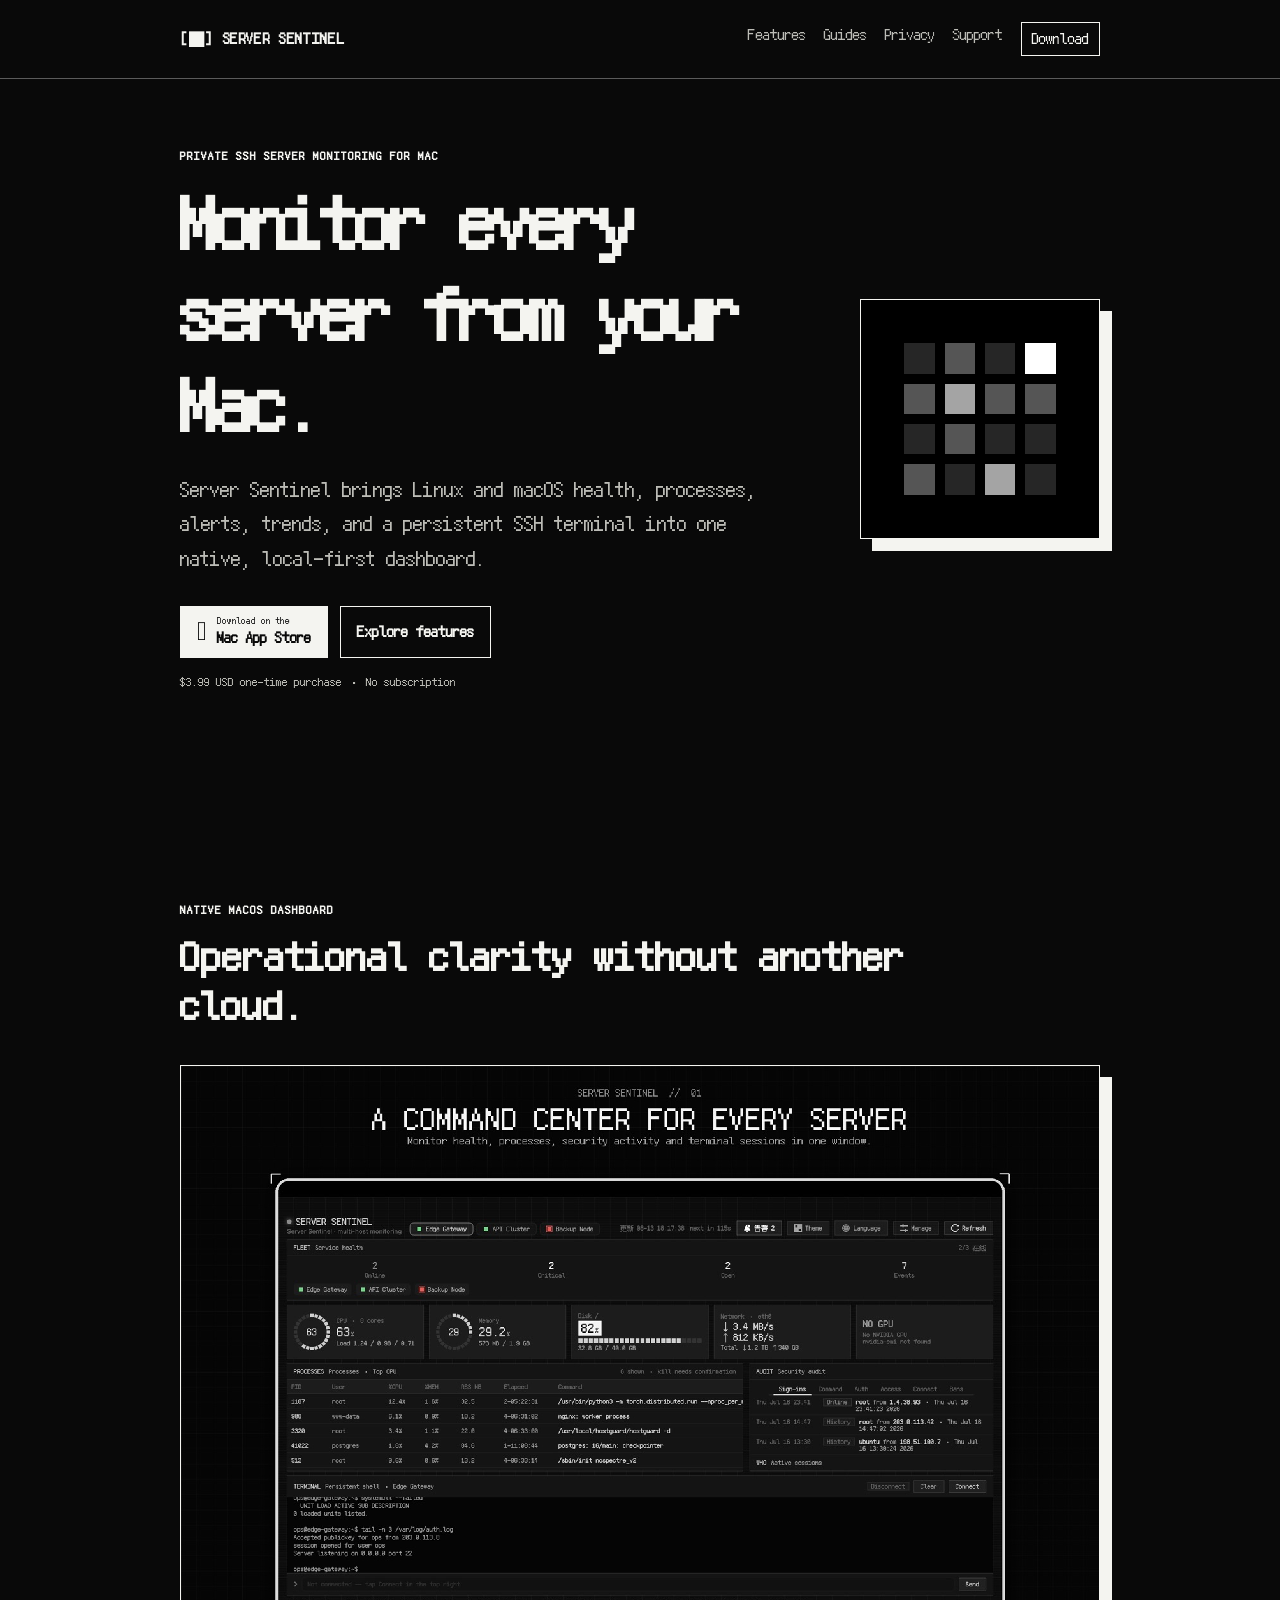
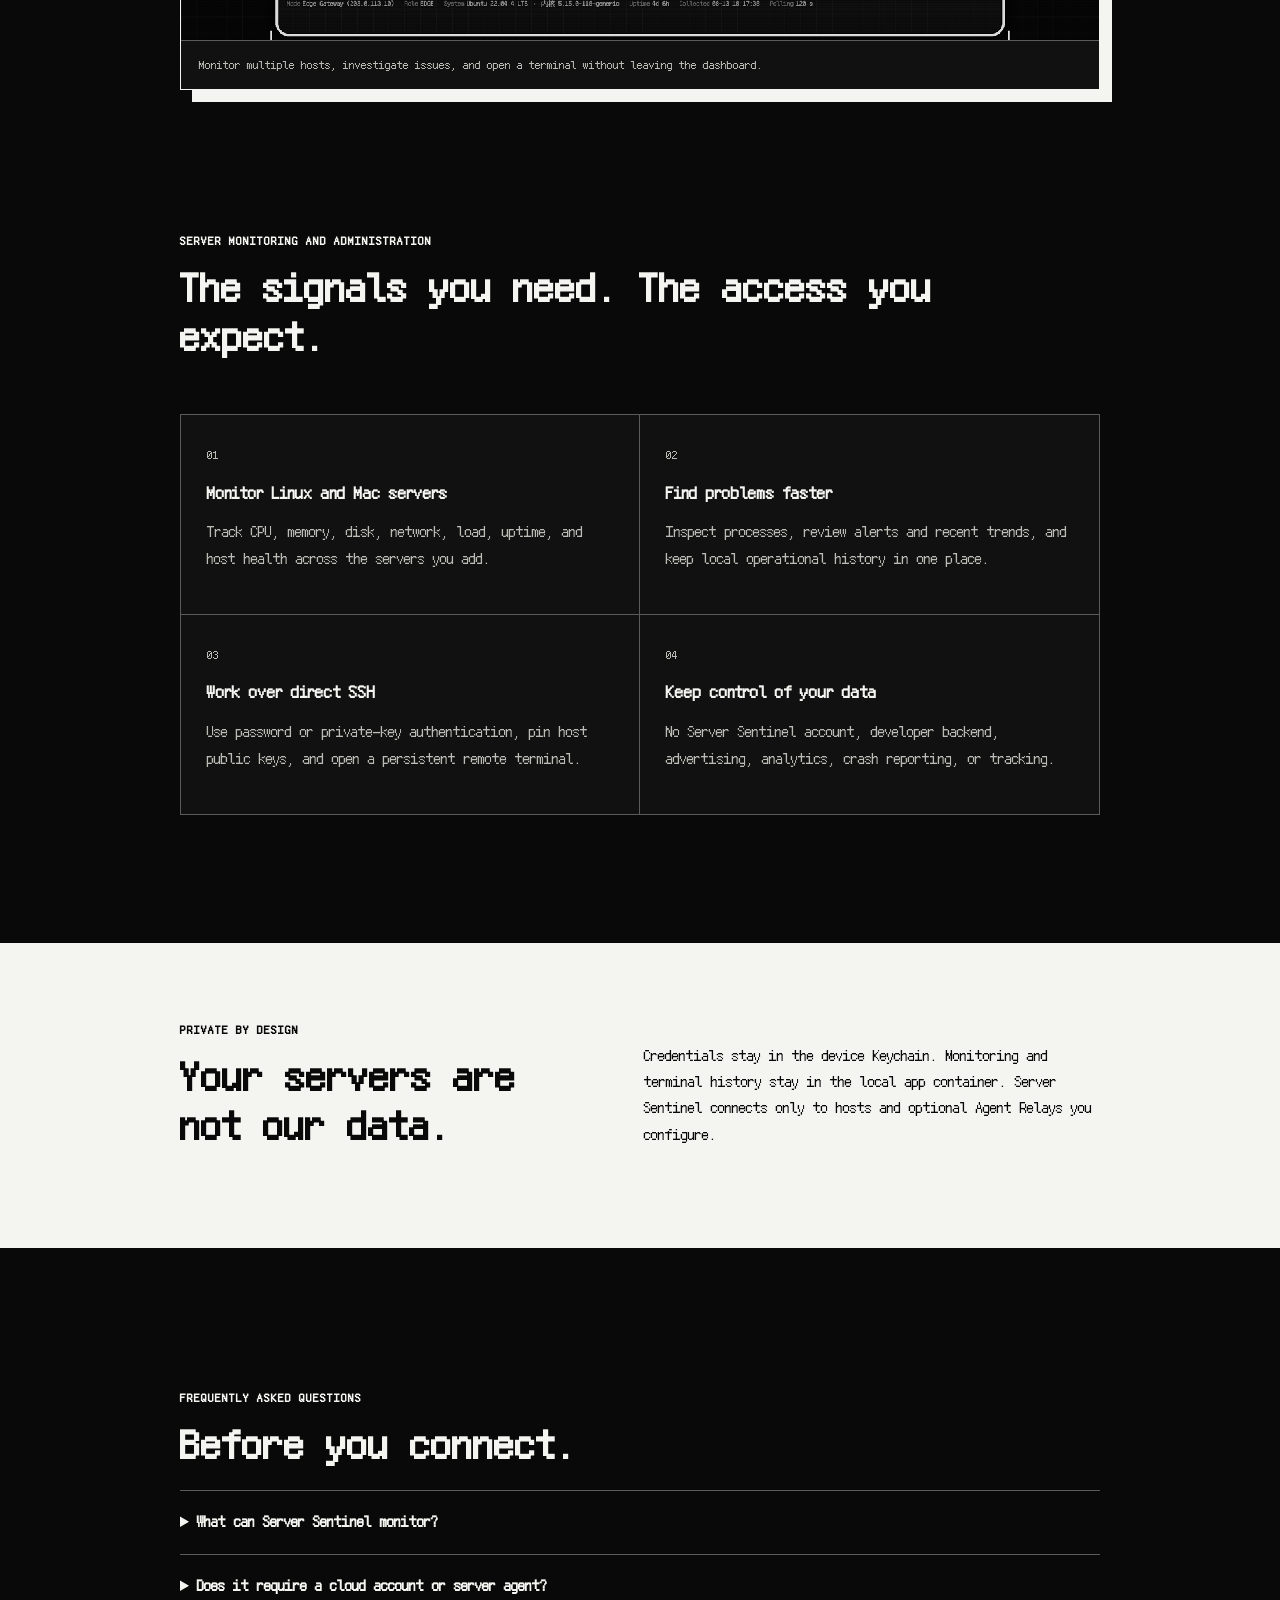
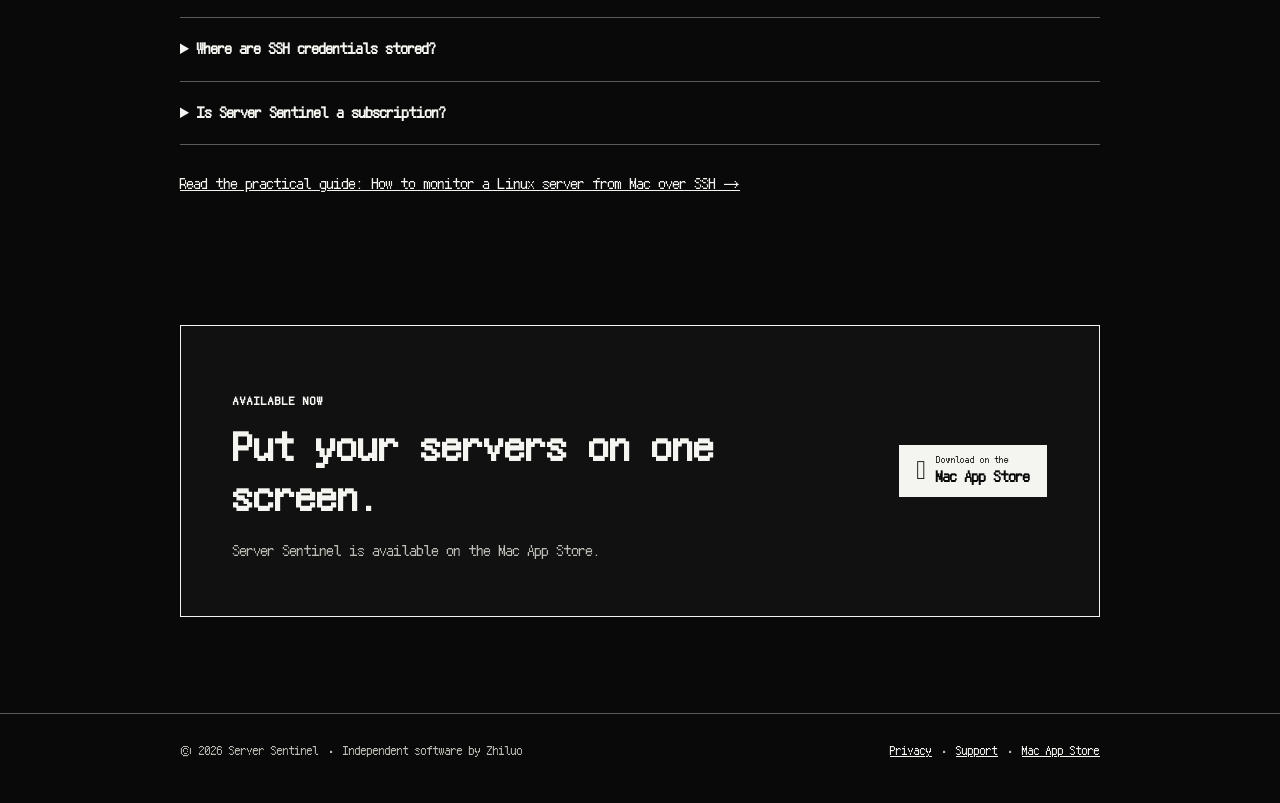
<file: index.html>
<!doctype html>
<html lang="en">
<head>
  <meta charset="utf-8">
  <meta name="viewport" content="width=device-width, initial-scale=1">
  <meta name="description" content="Server Sentinel is a private SSH server monitoring app for Mac, iPhone, and iPad. Monitor CPU, memory, disk, network, processes, alerts, and terminals without a developer cloud.">
  <meta name="theme-color" content="#090909">
  <meta name="apple-itunes-app" content="app-id=6801045457">
  <meta property="og:type" content="website">
  <meta property="og:site_name" content="Server Sentinel">
  <meta property="og:title" content="Server Sentinel for Mac — Private SSH Server Monitoring">
  <meta property="og:description" content="Monitor Linux and macOS servers over SSH from one private, local-first dashboard.">
  <meta property="og:url" content="https://www.mecury.co.uk/server-sentinel/">
  <meta property="og:image" content="https://www.mecury.co.uk/server-sentinel/assets/server-sentinel-dashboard.jpg">
  <meta property="og:image:alt" content="Server Sentinel monitoring dashboard on macOS">
  <meta name="twitter:card" content="summary_large_image">
  <meta name="twitter:title" content="Server Sentinel for Mac">
  <meta name="twitter:description" content="Private SSH server monitoring, alerts, processes, and terminal access in a native Mac app.">
  <meta name="twitter:image" content="https://www.mecury.co.uk/server-sentinel/assets/server-sentinel-dashboard.jpg">
  <link rel="canonical" href="https://www.mecury.co.uk/server-sentinel/">
  <link rel="icon" href="assets/app-icon.png">
  <title>Server Sentinel for Mac — SSH Server Monitoring App</title>
  <link rel="stylesheet" href="styles.css">
  <script type="application/ld+json">
  {
    "@context": "https://schema.org",
    "@graph": [
      {
        "@type": "SoftwareApplication",
        "@id": "https://www.mecury.co.uk/server-sentinel/#app",
        "name": "Server Sentinel",
        "url": "https://www.mecury.co.uk/server-sentinel/",
        "downloadUrl": "https://apps.apple.com/us/app/server-sentinel/id6801045457?mt=12",
        "sameAs": "https://apps.apple.com/us/app/server-sentinel/id6801045457?mt=12",
        "image": "https://www.mecury.co.uk/server-sentinel/assets/app-icon.png",
        "screenshot": "https://www.mecury.co.uk/server-sentinel/assets/server-sentinel-dashboard.jpg",
        "applicationCategory": "DeveloperApplication",
        "applicationSubCategory": "Server monitoring and SSH administration",
        "operatingSystem": "macOS 14.0 or later",
        "softwareVersion": "1.0",
        "description": "A native, local-first SSH server monitoring and administration app for Mac, iPhone, and iPad.",
        "inLanguage": ["en", "zh-Hans"],
        "offers": {
          "@type": "Offer",
          "price": "3.99",
          "priceCurrency": "USD",
          "availability": "https://schema.org/InStock",
          "url": "https://apps.apple.com/us/app/server-sentinel/id6801045457?mt=12"
        },
        "featureList": [
          "Direct SSH monitoring",
          "CPU, memory, disk, and network metrics",
          "Process inspection and alerts",
          "Persistent SSH terminal",
          "Local Keychain credential storage",
          "No account, advertising, analytics, or tracking"
        ]
      },
      {
        "@type": "FAQPage",
        "@id": "https://www.mecury.co.uk/server-sentinel/#faq",
        "mainEntity": [
          {
            "@type": "Question",
            "name": "What can Server Sentinel monitor?",
            "acceptedAnswer": {
              "@type": "Answer",
              "text": "Server Sentinel monitors server health, CPU, memory, disk, network, load, uptime, processes, alerts, and recent trends over SSH."
            }
          },
          {
            "@type": "Question",
            "name": "Does Server Sentinel require a cloud account or server agent?",
            "acceptedAnswer": {
              "@type": "Answer",
              "text": "No account or developer-operated cloud is required. Direct SSH works without installing an agent. An optional HTTPS Agent Relay can be self-hosted."
            }
          },
          {
            "@type": "Question",
            "name": "Where are SSH credentials stored?",
            "acceptedAnswer": {
              "@type": "Answer",
              "text": "Passwords, private keys, and Agent Relay tokens are stored in the local device Keychain and are not uploaded to the developer."
            }
          },
          {
            "@type": "Question",
            "name": "Is Server Sentinel a subscription?",
            "acceptedAnswer": {
              "@type": "Answer",
              "text": "No. Server Sentinel is a one-time purchase. The United States App Store price is $3.99, and regional prices may vary."
            }
          }
        ]
      }
    ]
  }
  </script>
</head>
<body>
  <header>
    <nav class="shell" aria-label="Main navigation">
      <a class="brand" href="index.html">SERVER SENTINEL</a>
      <div class="nav-links">
        <a href="#features">Features</a>
        <a href="guides/">Guides</a>
        <a href="privacy.html">Privacy</a>
        <a href="support.html">Support</a>
        <a class="nav-download" href="https://apps.apple.com/us/app/server-sentinel/id6801045457?mt=12">Download</a>
      </div>
    </nav>
  </header>
  <main>
    <section class="hero shell">
      <div class="hero-copy">
        <p class="eyebrow">Private SSH server monitoring for Mac</p>
        <h1>Monitor every server from your Mac.</h1>
        <p class="lede">Server Sentinel brings Linux and macOS health, processes, alerts, trends, and a persistent SSH terminal into one native, local-first dashboard.</p>
        <div class="actions">
          <a class="button store-button" href="https://apps.apple.com/us/app/server-sentinel/id6801045457?mt=12" aria-label="Download Server Sentinel on the Mac App Store">
            <span aria-hidden="true"></span>
            <span><small>Download on the</small>Mac App Store</span>
          </a>
          <a class="button secondary" href="#features">Explore features</a>
        </div>
        <p class="purchase-note">$3.99 USD one-time purchase · No subscription</p>
      </div>
      <div class="pixel-mark" aria-hidden="true">
        <img src="assets/app-icon.png" width="1024" height="1024" alt="">
      </div>
    </section>

    <section class="product-shot shell" aria-labelledby="dashboard-title">
      <div class="section-heading">
        <p class="eyebrow">Native macOS dashboard</p>
        <h2 id="dashboard-title">Operational clarity without another cloud.</h2>
      </div>
      <figure class="screenshot-frame">
        <img src="assets/server-sentinel-dashboard.jpg" width="1440" height="900" alt="Server Sentinel dashboard showing server health, CPU, memory, disk, network, processes, security audit, and terminal panels on macOS" loading="eager" fetchpriority="high">
        <figcaption>Monitor multiple hosts, investigate issues, and open a terminal without leaving the dashboard.</figcaption>
      </figure>
    </section>

    <section class="feature-section shell" id="features" aria-labelledby="features-title">
      <div class="section-heading">
        <p class="eyebrow">Server monitoring and administration</p>
        <h2 id="features-title">The signals you need. The access you expect.</h2>
      </div>
      <div class="feature-grid">
        <article class="card">
          <span class="index">01</span>
          <h3>Monitor Linux and Mac servers</h3>
          <p>Track CPU, memory, disk, network, load, uptime, and host health across the servers you add.</p>
        </article>
        <article class="card">
          <span class="index">02</span>
          <h3>Find problems faster</h3>
          <p>Inspect processes, review alerts and recent trends, and keep local operational history in one place.</p>
        </article>
        <article class="card">
          <span class="index">03</span>
          <h3>Work over direct SSH</h3>
          <p>Use password or private-key authentication, pin host public keys, and open a persistent remote terminal.</p>
        </article>
        <article class="card">
          <span class="index">04</span>
          <h3>Keep control of your data</h3>
          <p>No Server Sentinel account, developer backend, advertising, analytics, crash reporting, or tracking.</p>
        </article>
      </div>
    </section>

    <section class="privacy-band">
      <div class="shell privacy-layout">
        <div>
          <p class="eyebrow">Private by design</p>
          <h2>Your servers are not our data.</h2>
        </div>
        <p>Credentials stay in the device Keychain. Monitoring and terminal history stay in the local app container. Server Sentinel connects only to hosts and optional Agent Relays you configure.</p>
      </div>
    </section>

    <section class="faq shell" id="faq" aria-labelledby="faq-title">
      <div class="section-heading">
        <p class="eyebrow">Frequently asked questions</p>
        <h2 id="faq-title">Before you connect.</h2>
      </div>
      <details><summary>What can Server Sentinel monitor?</summary><p>Server health, CPU, memory, disk, network, load, uptime, processes, alerts, and recent trends over SSH.</p></details>
      <details><summary>Does it require a cloud account or server agent?</summary><p>No account or developer-operated cloud is required. Direct SSH works without installing an agent. An optional HTTPS Agent Relay can be self-hosted.</p></details>
      <details><summary>Where are SSH credentials stored?</summary><p>Passwords, private keys, and Agent Relay tokens are stored in the local device Keychain and are not uploaded to the developer.</p></details>
      <details><summary>Is Server Sentinel a subscription?</summary><p>No. It is a one-time purchase. The United States App Store price is $3.99; regional prices may vary.</p></details>
      <p class="guide-link"><a href="guides/monitor-linux-server-from-mac.html">Read the practical guide: How to monitor a Linux server from Mac over SSH →</a></p>
    </section>

    <section class="download-panel shell" aria-labelledby="download-title">
      <div>
        <p class="eyebrow">Available now</p>
        <h2 id="download-title">Put your servers on one screen.</h2>
        <p>Server Sentinel is available on the Mac App Store.</p>
      </div>
      <a class="button store-button" href="https://apps.apple.com/us/app/server-sentinel/id6801045457?mt=12" aria-label="Download Server Sentinel on the Mac App Store">
        <span aria-hidden="true"></span>
        <span><small>Download on the</small>Mac App Store</span>
      </a>
    </section>
  </main>
  <footer>
    <div class="shell footer-layout">
      <span>© 2026 Server Sentinel · Independent software by Zhiluo</span>
      <span><a href="privacy.html">Privacy</a> · <a href="support.html">Support</a> · <a href="https://apps.apple.com/us/app/server-sentinel/id6801045457?mt=12">Mac App Store</a></span>
    </div>
  </footer>
</body>
</html>
</file>
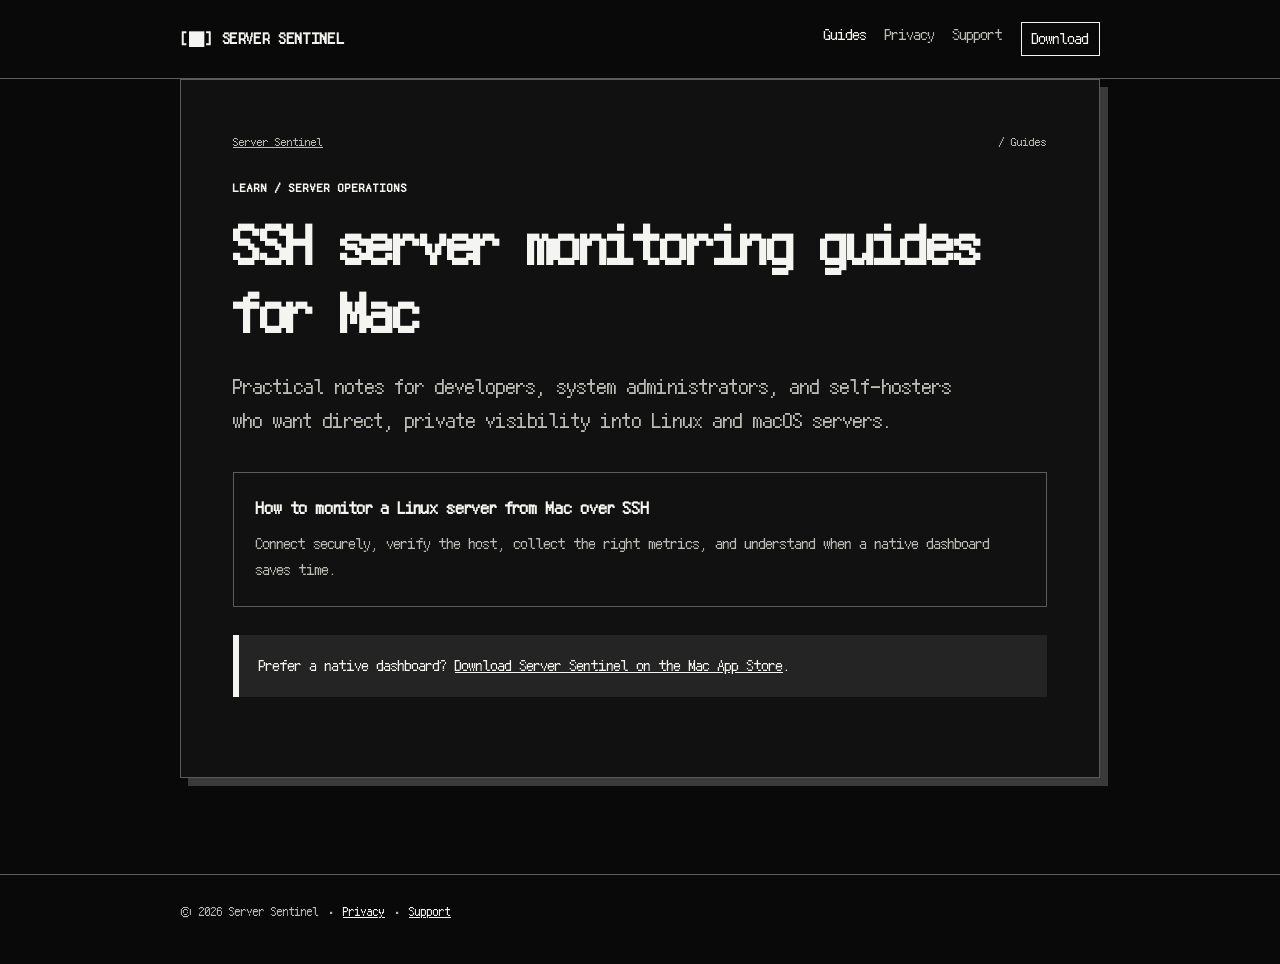
<file: guides/index.html>
<!doctype html>
<html lang="en">
<head>
  <meta charset="utf-8">
  <meta name="viewport" content="width=device-width, initial-scale=1">
  <meta name="description" content="Practical guides for monitoring Linux and macOS servers over SSH from a Mac, including metrics, host-key verification, alerts, and secure server access.">
  <meta name="theme-color" content="#090909">
  <meta property="og:type" content="website">
  <meta property="og:title" content="SSH Server Monitoring Guides — Server Sentinel">
  <meta property="og:description" content="Practical, privacy-first guides for monitoring servers from a Mac.">
  <meta property="og:url" content="https://www.mecury.co.uk/server-sentinel/guides/">
  <meta property="og:image" content="https://www.mecury.co.uk/server-sentinel/assets/server-sentinel-dashboard.jpg">
  <meta name="twitter:card" content="summary_large_image">
  <link rel="canonical" href="https://www.mecury.co.uk/server-sentinel/guides/">
  <link rel="icon" href="../assets/app-icon.png">
  <title>SSH Server Monitoring Guides for Mac — Server Sentinel</title>
  <link rel="stylesheet" href="../styles.css">
</head>
<body>
  <header>
    <nav class="shell" aria-label="Main navigation">
      <a class="brand" href="../index.html">SERVER SENTINEL</a>
      <div class="nav-links">
        <a href="index.html" aria-current="page">Guides</a>
        <a href="../privacy.html">Privacy</a>
        <a href="../support.html">Support</a>
        <a class="nav-download" href="https://apps.apple.com/us/app/server-sentinel/id6801045457?mt=12">Download</a>
      </div>
    </nav>
  </header>
  <main class="shell">
    <article class="document">
      <nav class="breadcrumbs" aria-label="Breadcrumb"><a href="../index.html">Server Sentinel</a> / Guides</nav>
      <p class="eyebrow">Learn / Server operations</p>
      <h1>SSH server monitoring guides for Mac</h1>
      <p class="lede">Practical notes for developers, system administrators, and self-hosters who want direct, private visibility into Linux and macOS servers.</p>
      <div class="guide-list">
        <a class="guide-card" href="monitor-linux-server-from-mac.html">
          <strong>How to monitor a Linux server from Mac over SSH</strong>
          <span>Connect securely, verify the host, collect the right metrics, and understand when a native dashboard saves time.</span>
        </a>
      </div>
      <div class="callout"><p>Prefer a native dashboard? <a href="https://apps.apple.com/us/app/server-sentinel/id6801045457?mt=12">Download Server Sentinel on the Mac App Store</a>.</p></div>
    </article>
  </main>
  <footer><div class="shell">© 2026 Server Sentinel · <a href="../privacy.html">Privacy</a> · <a href="../support.html">Support</a></div></footer>
</body>
</html>
</file>
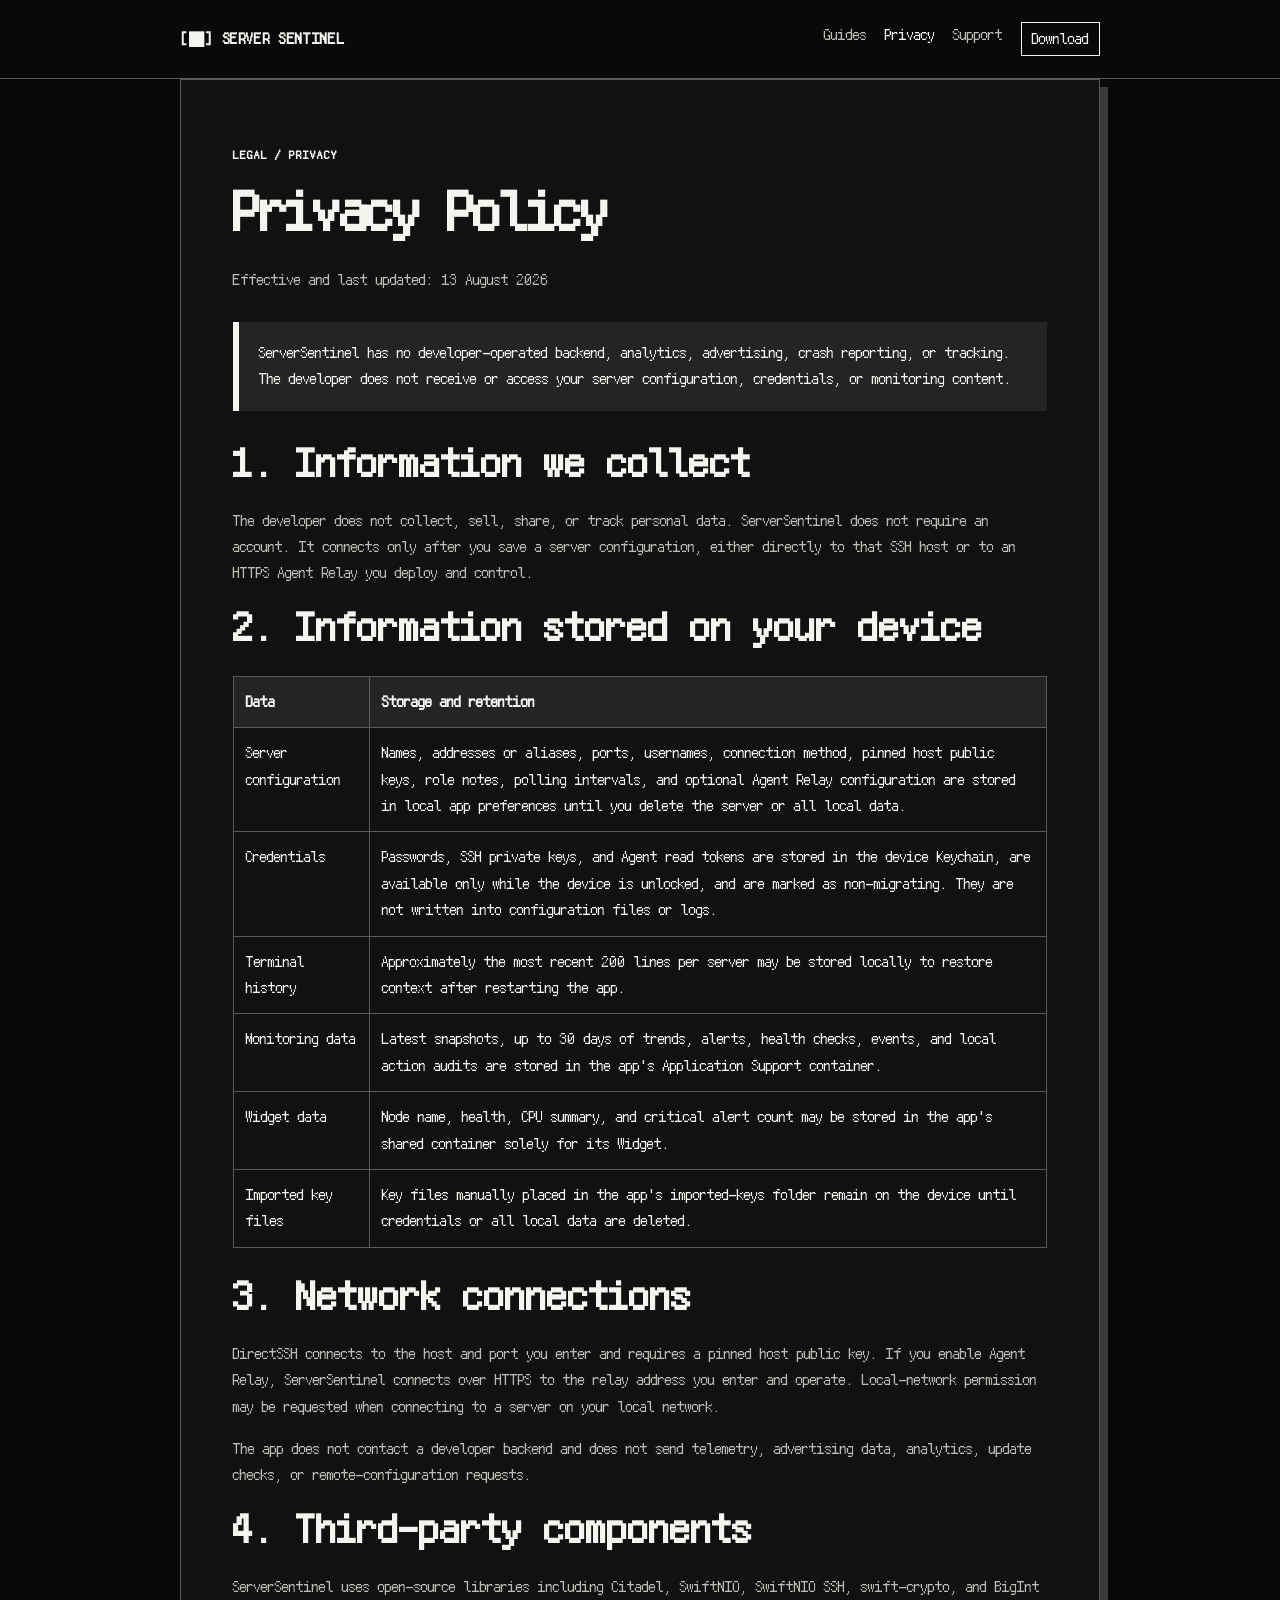
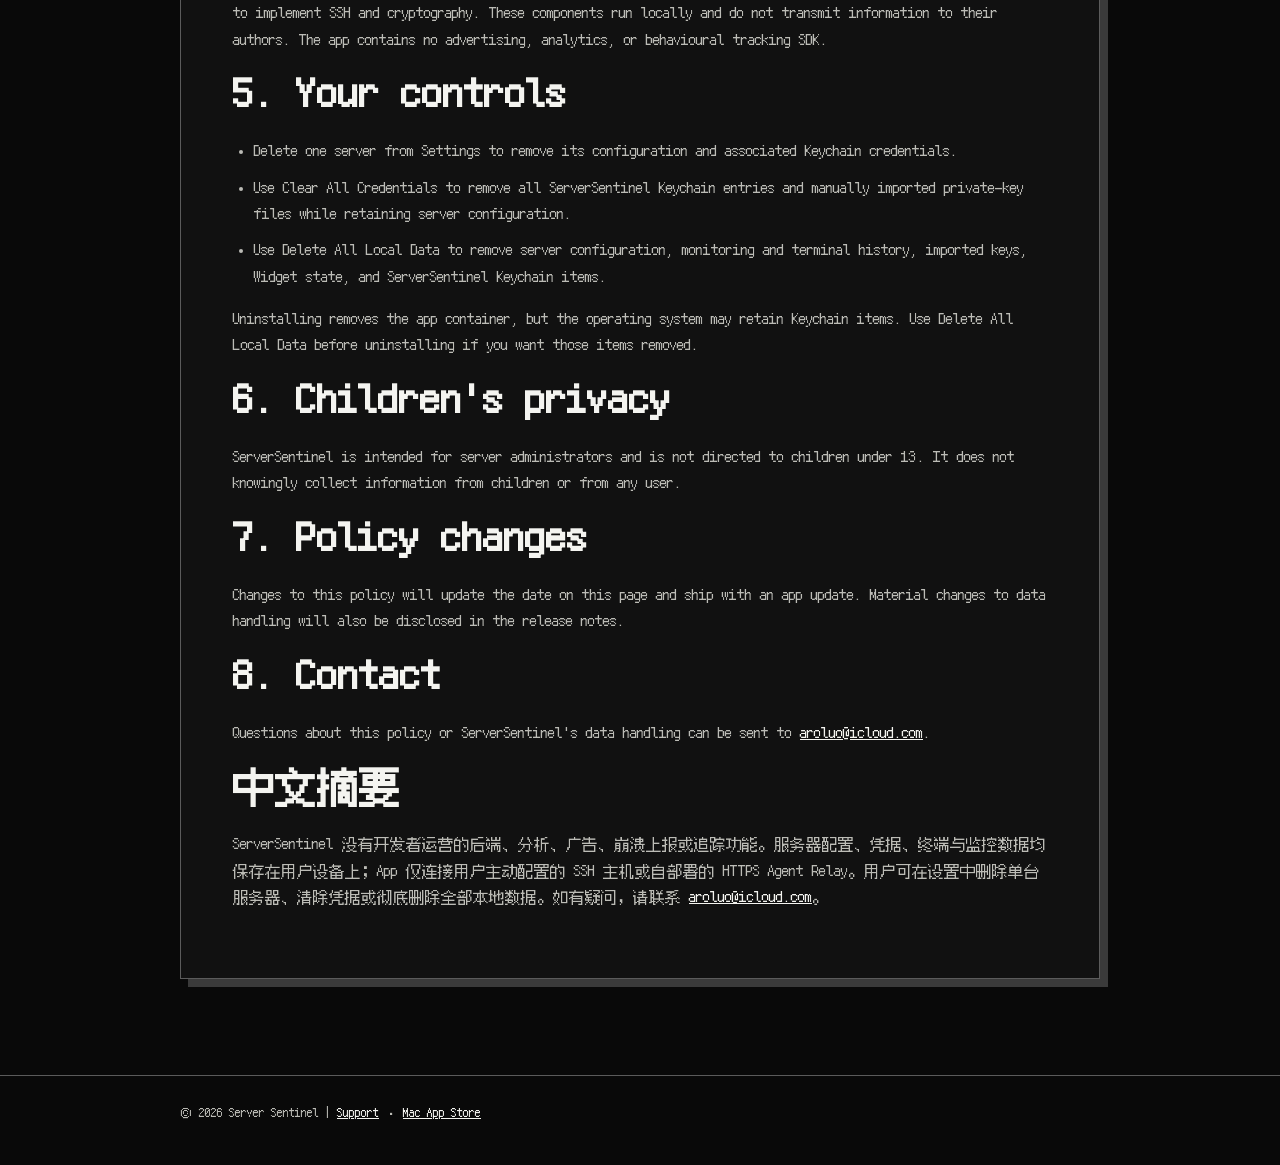
<file: privacy.html>
<!doctype html>
<html lang="en">
<head>
  <meta charset="utf-8">
  <meta name="viewport" content="width=device-width, initial-scale=1">
  <meta name="description" content="ServerSentinel privacy policy.">
  <meta name="robots" content="index,follow">
  <meta name="theme-color" content="#090909">
  <link rel="canonical" href="https://www.mecury.co.uk/server-sentinel/privacy.html">
  <link rel="icon" href="assets/app-icon.png">
  <title>Privacy Policy - ServerSentinel</title>
  <link rel="stylesheet" href="styles.css">
</head>
<body>
  <header>
    <nav class="shell" aria-label="Main navigation">
      <a class="brand" href="index.html">SERVER SENTINEL</a>
      <div class="nav-links">
        <a href="guides/">Guides</a>
        <a href="privacy.html" aria-current="page">Privacy</a>
        <a href="support.html">Support</a>
        <a class="nav-download" href="https://apps.apple.com/us/app/server-sentinel/id6801045457?mt=12">Download</a>
      </div>
    </nav>
  </header>
  <main class="shell">
    <article class="document">
      <p class="eyebrow">Legal / Privacy</p>
      <h1>Privacy Policy</h1>
      <p>Effective and last updated: 13 August 2026</p>
      <div class="callout"><p>ServerSentinel has no developer-operated backend, analytics, advertising, crash reporting, or tracking. The developer does not receive or access your server configuration, credentials, or monitoring content.</p></div>

      <h2>1. Information we collect</h2>
      <p>The developer does not collect, sell, share, or track personal data. ServerSentinel does not require an account. It connects only after you save a server configuration, either directly to that SSH host or to an HTTPS Agent Relay you deploy and control.</p>

      <h2>2. Information stored on your device</h2>
      <table>
        <thead><tr><th>Data</th><th>Storage and retention</th></tr></thead>
        <tbody>
          <tr><td>Server configuration</td><td>Names, addresses or aliases, ports, usernames, connection method, pinned host public keys, role notes, polling intervals, and optional Agent Relay configuration are stored in local app preferences until you delete the server or all local data.</td></tr>
          <tr><td>Credentials</td><td>Passwords, SSH private keys, and Agent read tokens are stored in the device Keychain, are available only while the device is unlocked, and are marked as non-migrating. They are not written into configuration files or logs.</td></tr>
          <tr><td>Terminal history</td><td>Approximately the most recent 200 lines per server may be stored locally to restore context after restarting the app.</td></tr>
          <tr><td>Monitoring data</td><td>Latest snapshots, up to 30 days of trends, alerts, health checks, events, and local action audits are stored in the app's Application Support container.</td></tr>
          <tr><td>Widget data</td><td>Node name, health, CPU summary, and critical alert count may be stored in the app's shared container solely for its Widget.</td></tr>
          <tr><td>Imported key files</td><td>Key files manually placed in the app's imported-keys folder remain on the device until credentials or all local data are deleted.</td></tr>
        </tbody>
      </table>

      <h2>3. Network connections</h2>
      <p>DirectSSH connects to the host and port you enter and requires a pinned host public key. If you enable Agent Relay, ServerSentinel connects over HTTPS to the relay address you enter and operate. Local-network permission may be requested when connecting to a server on your local network.</p>
      <p>The app does not contact a developer backend and does not send telemetry, advertising data, analytics, update checks, or remote-configuration requests.</p>

      <h2>4. Third-party components</h2>
      <p>ServerSentinel uses open-source libraries including Citadel, SwiftNIO, SwiftNIO SSH, swift-crypto, and BigInt to implement SSH and cryptography. These components run locally and do not transmit information to their authors. The app contains no advertising, analytics, or behavioural tracking SDK.</p>

      <h2>5. Your controls</h2>
      <ul>
        <li>Delete one server from Settings to remove its configuration and associated Keychain credentials.</li>
        <li>Use Clear All Credentials to remove all ServerSentinel Keychain entries and manually imported private-key files while retaining server configuration.</li>
        <li>Use Delete All Local Data to remove server configuration, monitoring and terminal history, imported keys, Widget state, and ServerSentinel Keychain items.</li>
      </ul>
      <p>Uninstalling removes the app container, but the operating system may retain Keychain items. Use Delete All Local Data before uninstalling if you want those items removed.</p>

      <h2>6. Children's privacy</h2>
      <p>ServerSentinel is intended for server administrators and is not directed to children under 13. It does not knowingly collect information from children or from any user.</p>

      <h2>7. Policy changes</h2>
      <p>Changes to this policy will update the date on this page and ship with an app update. Material changes to data handling will also be disclosed in the release notes.</p>

      <h2>8. Contact</h2>
      <p>Questions about this policy or ServerSentinel's data handling can be sent to <a href="mailto:aroluo@icloud.com">aroluo@icloud.com</a>.</p>

      <h2>中文摘要</h2>
      <p>ServerSentinel 没有开发者运营的后端、分析、广告、崩溃上报或追踪功能。服务器配置、凭据、终端与监控数据均保存在用户设备上；App 仅连接用户主动配置的 SSH 主机或自部署的 HTTPS Agent Relay。用户可在设置中删除单台服务器、清除凭据或彻底删除全部本地数据。如有疑问，请联系 <a href="mailto:aroluo@icloud.com">aroluo@icloud.com</a>。</p>
    </article>
  </main>
  <footer><div class="shell">© 2026 Server Sentinel | <a href="support.html">Support</a> · <a href="https://apps.apple.com/us/app/server-sentinel/id6801045457?mt=12">Mac App Store</a></div></footer>
</body>
</html>
</file>
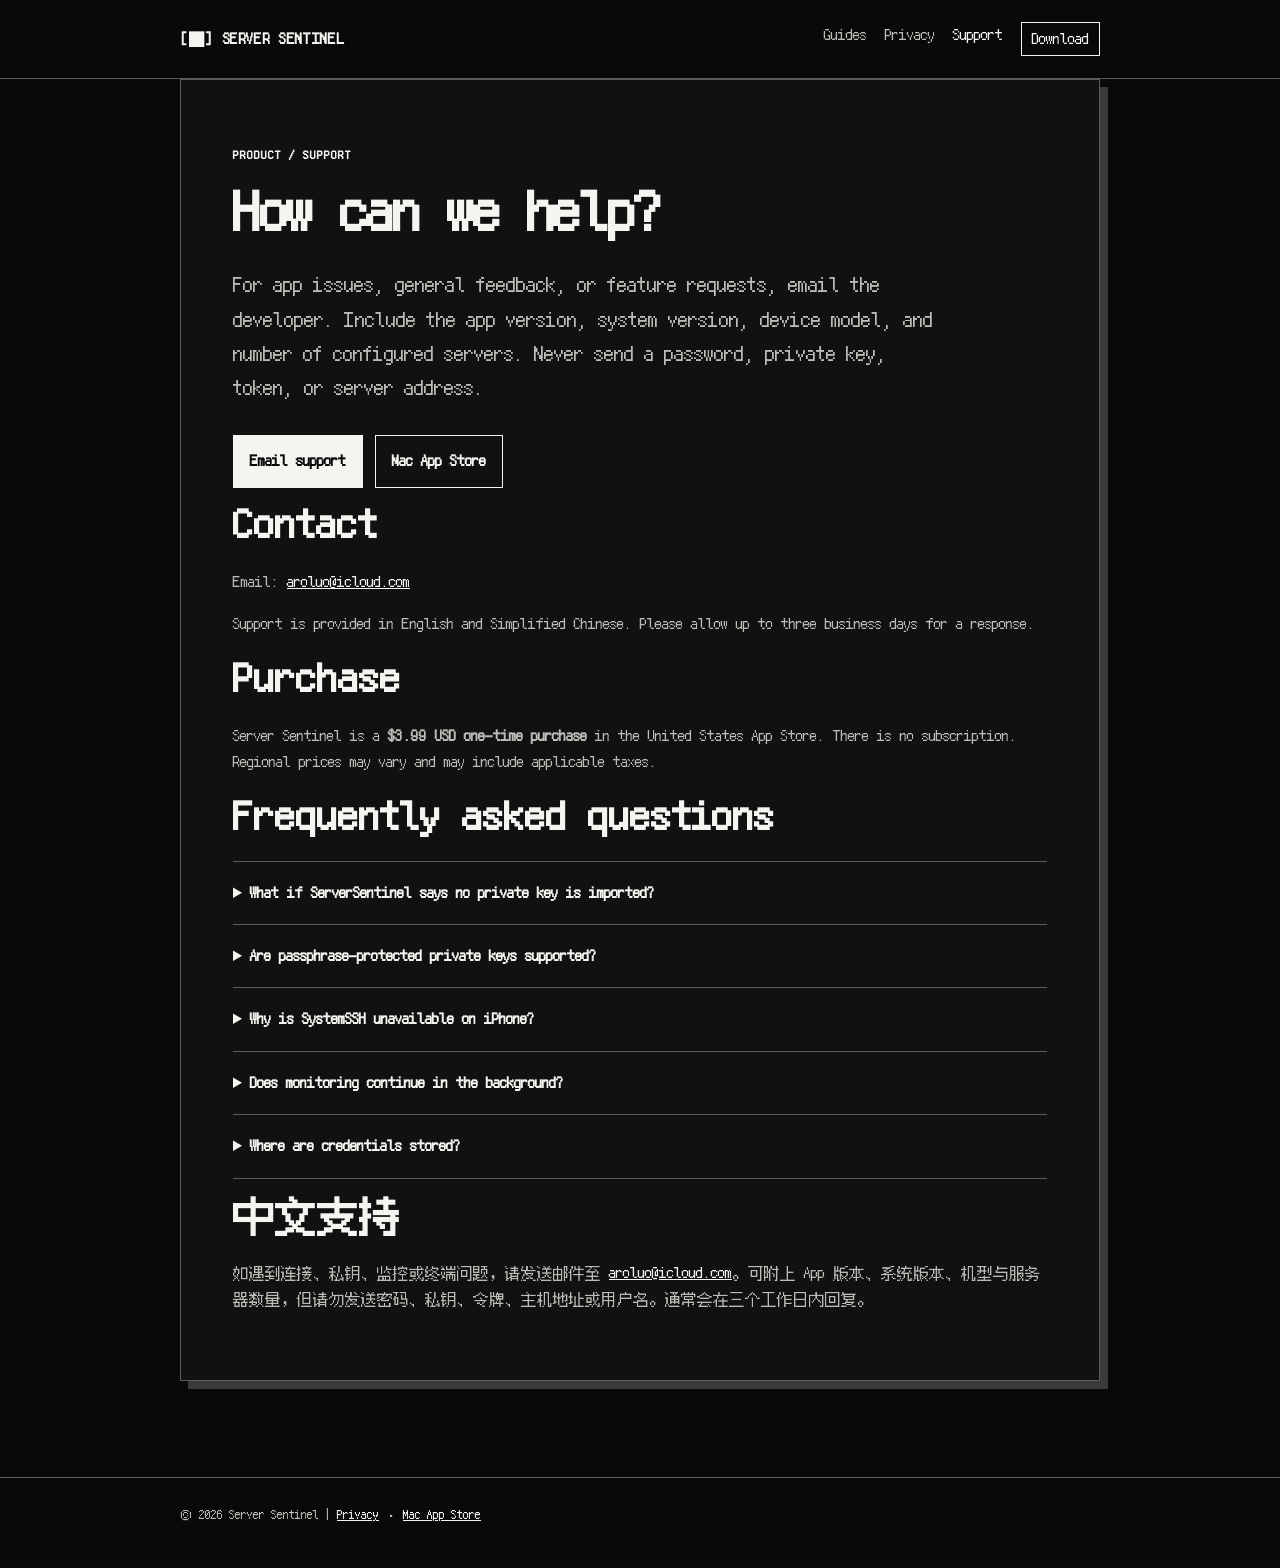
<file: support.html>
<!doctype html>
<html lang="en">
<head>
  <meta charset="utf-8">
  <meta name="viewport" content="width=device-width, initial-scale=1">
  <meta name="description" content="Server Sentinel support, SSH setup help, purchase information, privacy guidance, and common questions for Mac, iPhone, and iPad.">
  <meta name="robots" content="index,follow">
  <meta name="theme-color" content="#090909">
  <link rel="canonical" href="https://www.mecury.co.uk/server-sentinel/support.html">
  <link rel="icon" href="assets/app-icon.png">
  <title>Support - ServerSentinel</title>
  <link rel="stylesheet" href="styles.css">
</head>
<body>
  <header>
    <nav class="shell" aria-label="Main navigation">
      <a class="brand" href="index.html">SERVER SENTINEL</a>
      <div class="nav-links">
        <a href="guides/">Guides</a>
        <a href="privacy.html">Privacy</a>
        <a href="support.html" aria-current="page">Support</a>
        <a class="nav-download" href="https://apps.apple.com/us/app/server-sentinel/id6801045457?mt=12">Download</a>
      </div>
    </nav>
  </header>
  <main class="shell">
    <article class="document">
      <p class="eyebrow">Product / Support</p>
      <h1>How can we help?</h1>
      <p class="lede">For app issues, general feedback, or feature requests, email the developer. Include the app version, system version, device model, and number of configured servers. Never send a password, private key, token, or server address.</p>
      <div class="actions">
        <a class="button" href="mailto:aroluo@icloud.com?subject=ServerSentinel%20Support">Email support</a>
        <a class="button secondary" href="https://apps.apple.com/us/app/server-sentinel/id6801045457?mt=12">Mac App Store</a>
      </div>

      <h2>Contact</h2>
      <p>Email: <a href="mailto:aroluo@icloud.com">aroluo@icloud.com</a></p>
      <p>Support is provided in English and Simplified Chinese. Please allow up to three business days for a response.</p>

      <h2>Purchase</h2>
      <p>Server Sentinel is a <strong>$3.99 USD one-time purchase</strong> in the United States App Store. There is no subscription. Regional prices may vary and may include applicable taxes.</p>

      <h2>Frequently asked questions</h2>
      <details><summary>What if ServerSentinel says no private key is imported?</summary><p>Open Settings, select the server, and import the key under Authentication. The key is stored in the device Keychain. Password authentication is also available.</p></details>
      <details><summary>Are passphrase-protected private keys supported?</summary><p>Not currently. The app supports unencrypted OpenSSH Ed25519 and ECDSA keys (P-256/384/521), plus PKCS#8 PEM ECDSA. Convert unsupported keys with ssh-keygen or use password authentication.</p></details>
      <details><summary>Why is SystemSSH unavailable on iPhone?</summary><p>SystemSSH invokes the macOS system SSH executable. On iPhone and iPad, use DirectSSH, enter an IP address or domain directly, and provide the server's OpenSSH host public key.</p></details>
      <details><summary>Does monitoring continue in the background?</summary><p>No. Polling runs while the app is in the foreground. Backgrounding stops polling and closes terminal sessions; returning to the foreground starts a fresh collection.</p></details>
      <details><summary>Where are credentials stored?</summary><p>Passwords, private keys, and Agent read tokens are stored in the local device Keychain. ServerSentinel has no developer backend and does not upload them.</p></details>

      <h2>中文支持</h2>
      <p>如遇到连接、私钥、监控或终端问题，请发送邮件至 <a href="mailto:aroluo@icloud.com">aroluo@icloud.com</a>。可附上 App 版本、系统版本、机型与服务器数量，但请勿发送密码、私钥、令牌、主机地址或用户名。通常会在三个工作日内回复。</p>
    </article>
  </main>
  <footer><div class="shell">© 2026 Server Sentinel | <a href="privacy.html">Privacy</a> · <a href="https://apps.apple.com/us/app/server-sentinel/id6801045457?mt=12">Mac App Store</a></div></footer>
</body>
</html>
</file>
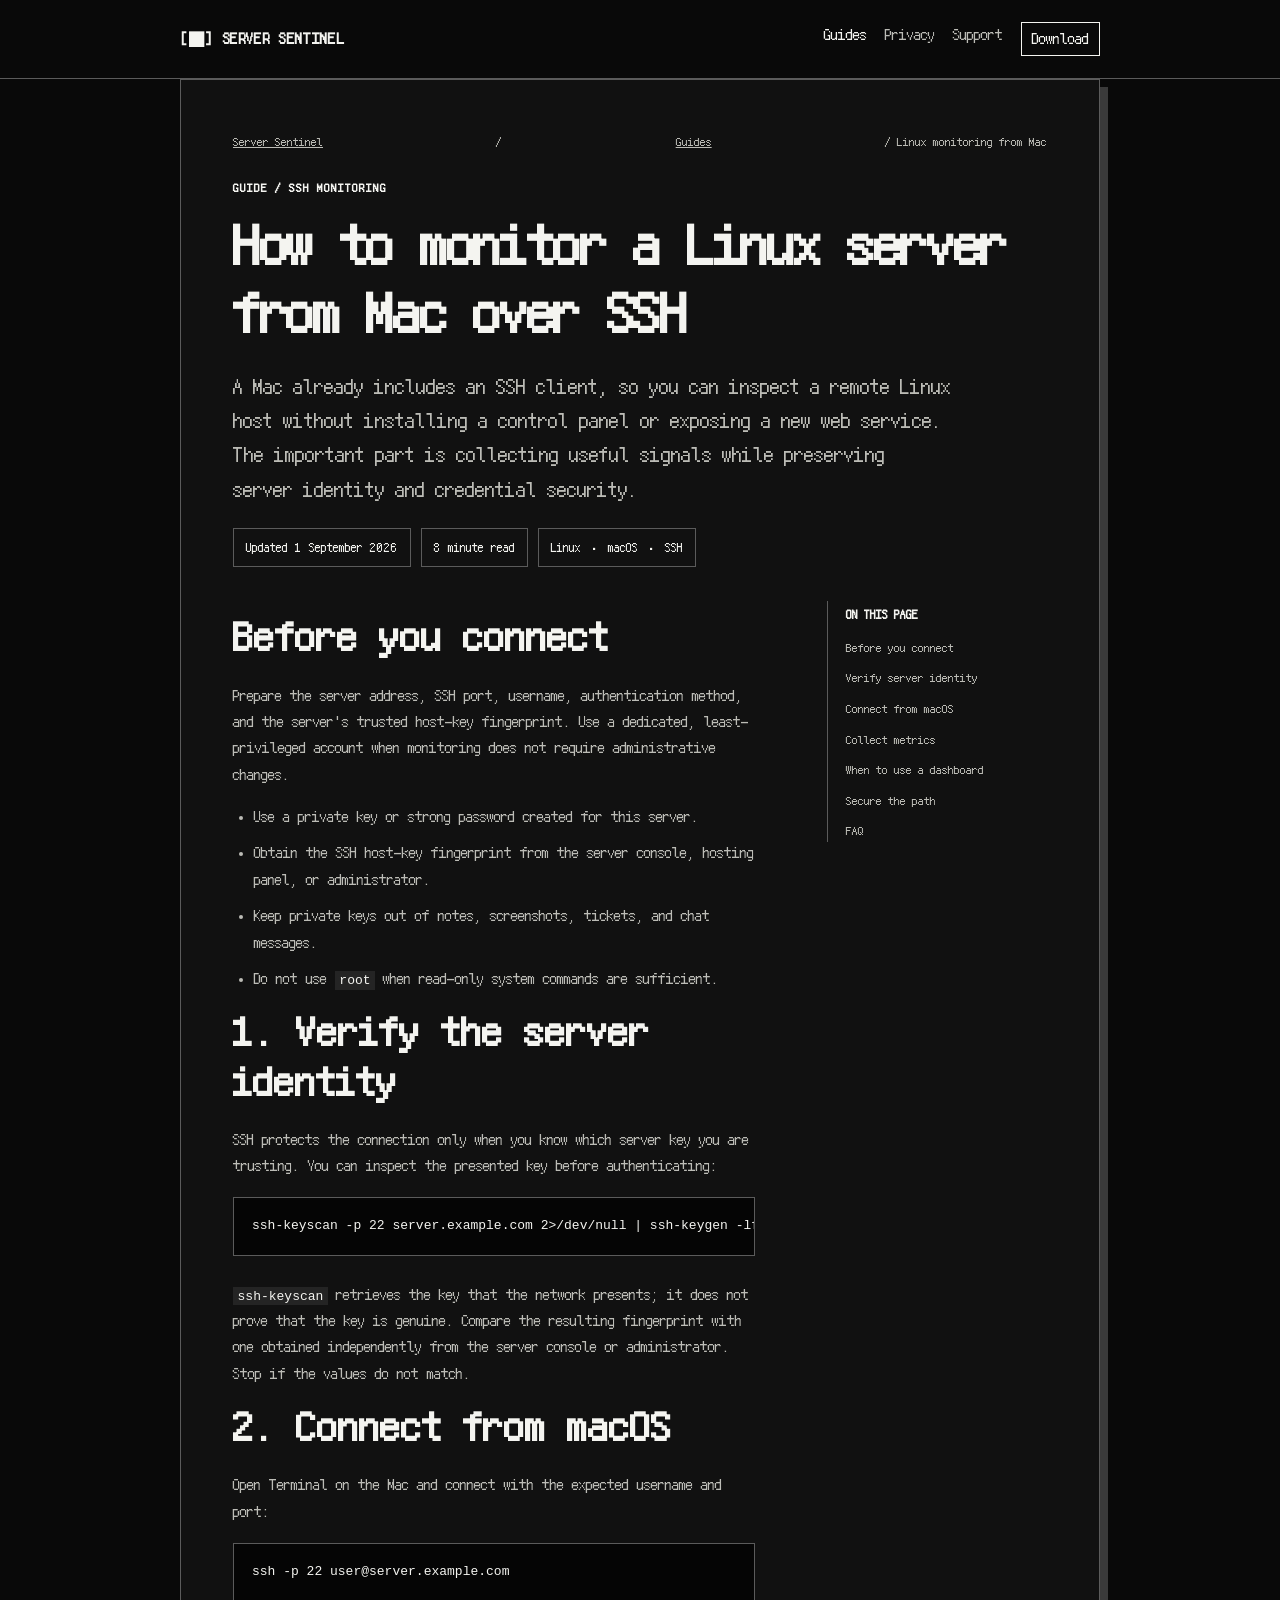
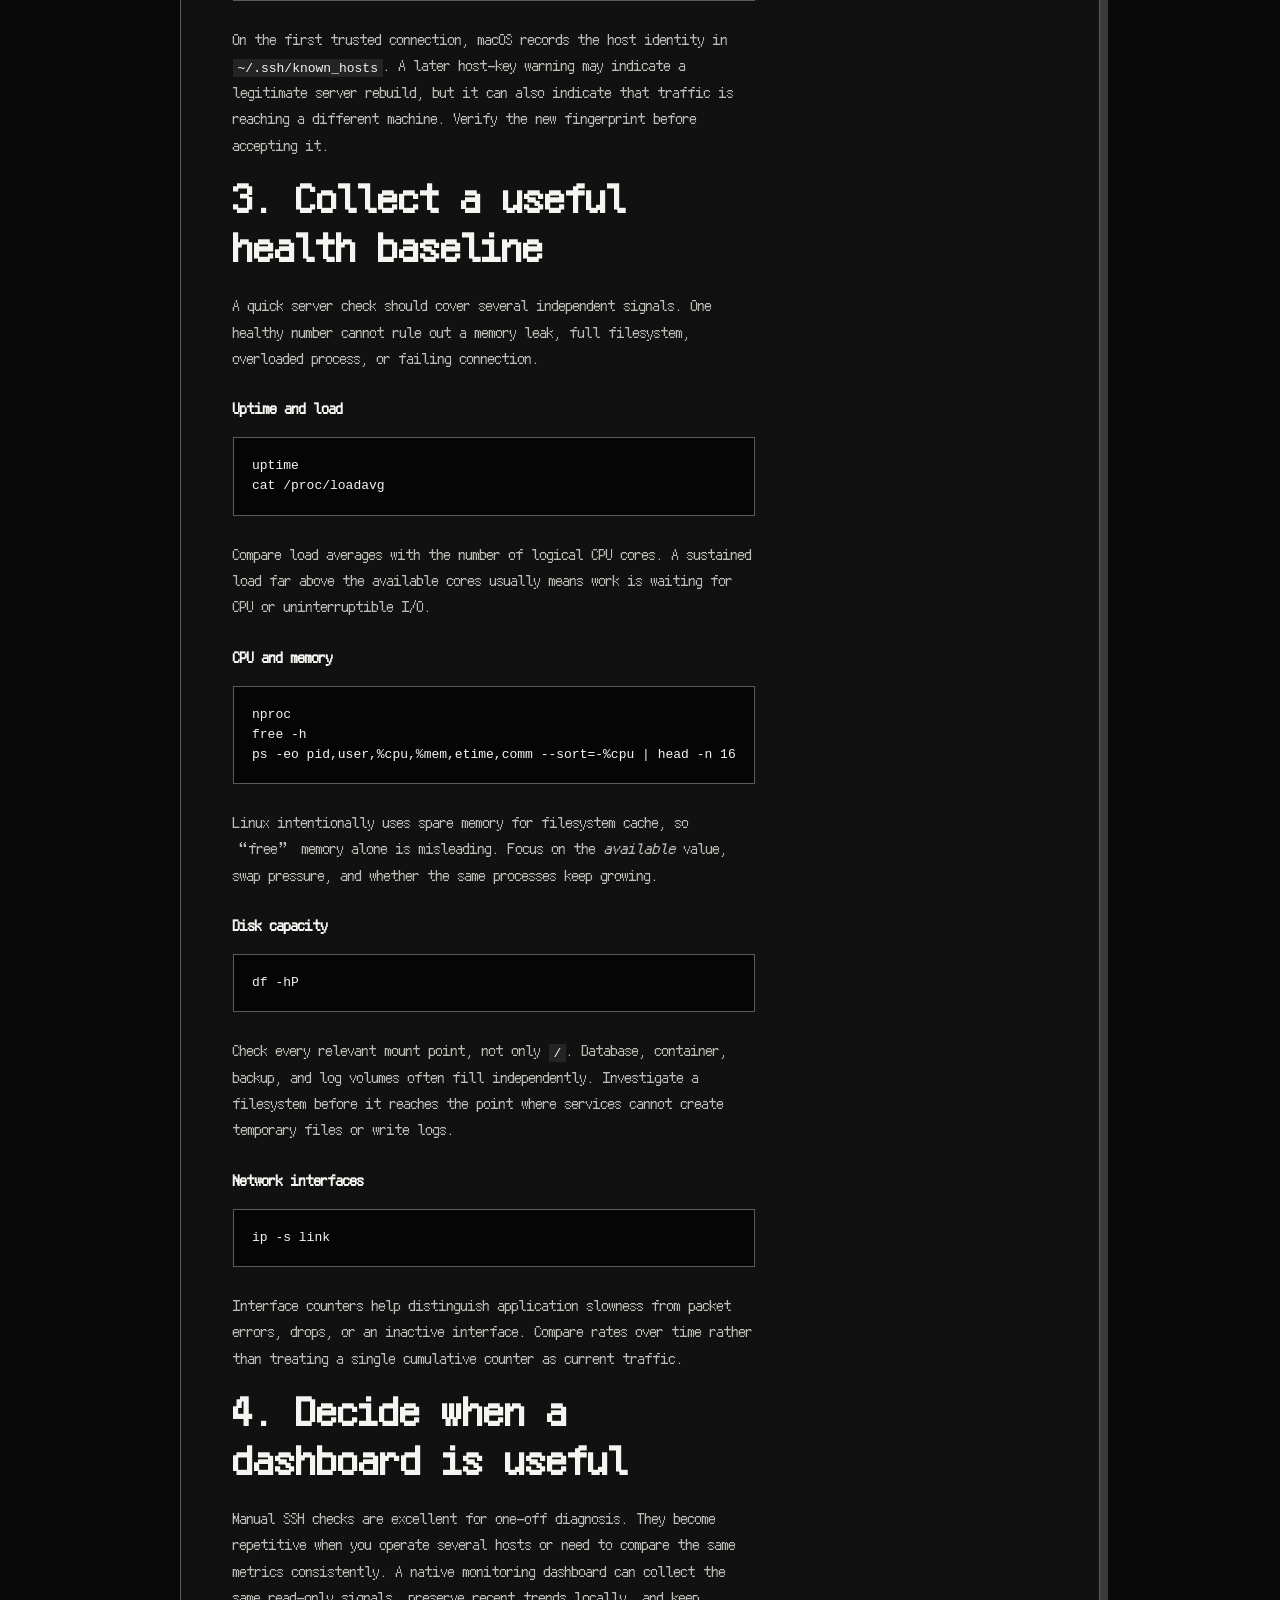
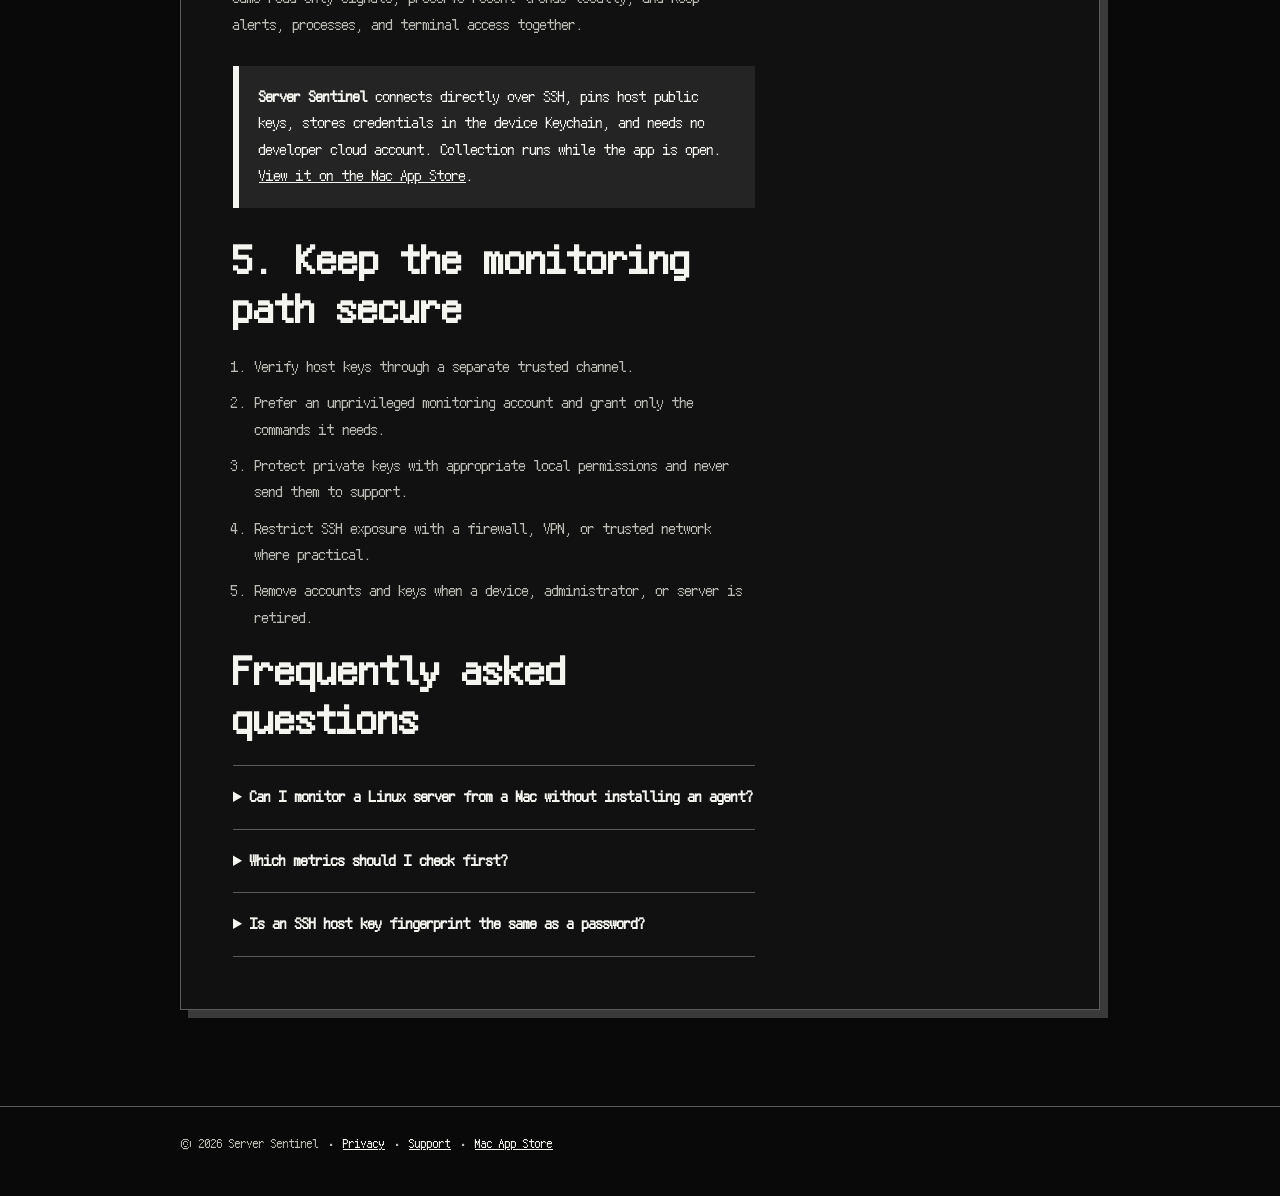
<file: guides/monitor-linux-server-from-mac.html>
<!doctype html>
<html lang="en">
<head>
  <meta charset="utf-8">
  <meta name="viewport" content="width=device-width, initial-scale=1">
  <meta name="description" content="Learn how to monitor a Linux server from a Mac over SSH: verify the host key, check CPU, memory, disk, network, uptime, and processes, and choose a secure monitoring workflow.">
  <meta name="theme-color" content="#090909">
  <meta property="og:type" content="article">
  <meta property="og:title" content="How to Monitor a Linux Server from Mac over SSH">
  <meta property="og:description" content="A practical, secure workflow for Linux server health checks from macOS.">
  <meta property="og:url" content="https://www.mecury.co.uk/server-sentinel/guides/monitor-linux-server-from-mac.html">
  <meta property="og:image" content="https://www.mecury.co.uk/server-sentinel/assets/server-sentinel-dashboard.jpg">
  <meta property="article:published_time" content="2026-09-01">
  <meta property="article:modified_time" content="2026-09-01">
  <meta name="twitter:card" content="summary_large_image">
  <link rel="canonical" href="https://www.mecury.co.uk/server-sentinel/guides/monitor-linux-server-from-mac.html">
  <link rel="icon" href="../assets/app-icon.png">
  <title>How to Monitor a Linux Server from Mac over SSH</title>
  <link rel="stylesheet" href="../styles.css">
  <script type="application/ld+json">
  {
    "@context": "https://schema.org",
    "@graph": [
      {
        "@type": "TechArticle",
        "headline": "How to Monitor a Linux Server from Mac over SSH",
        "description": "A practical, secure workflow for checking Linux server health from macOS over SSH.",
        "datePublished": "2026-09-01",
        "dateModified": "2026-09-01",
        "mainEntityOfPage": "https://www.mecury.co.uk/server-sentinel/guides/monitor-linux-server-from-mac.html",
        "image": "https://www.mecury.co.uk/server-sentinel/assets/server-sentinel-dashboard.jpg",
        "author": {"@type": "Person", "name": "Zhiluo"},
        "publisher": {
          "@type": "Organization",
          "name": "Server Sentinel",
          "logo": {"@type": "ImageObject", "url": "https://www.mecury.co.uk/server-sentinel/assets/app-icon.png"}
        },
        "about": ["Linux server monitoring", "SSH", "macOS", "server health"]
      },
      {
        "@type": "BreadcrumbList",
        "itemListElement": [
          {"@type": "ListItem", "position": 1, "name": "Server Sentinel", "item": "https://www.mecury.co.uk/server-sentinel/"},
          {"@type": "ListItem", "position": 2, "name": "Guides", "item": "https://www.mecury.co.uk/server-sentinel/guides/"},
          {"@type": "ListItem", "position": 3, "name": "Monitor a Linux server from Mac"}
        ]
      },
      {
        "@type": "FAQPage",
        "mainEntity": [
          {
            "@type": "Question",
            "name": "Can I monitor a Linux server from a Mac without installing an agent?",
            "acceptedAnswer": {"@type": "Answer", "text": "Yes. Standard SSH commands can report CPU, memory, disk, uptime, and process information without installing a monitoring agent."}
          },
          {
            "@type": "Question",
            "name": "Which Linux server metrics should I check first?",
            "acceptedAnswer": {"@type": "Answer", "text": "Start with host reachability, uptime and load, CPU use, available memory, disk capacity, network activity, and the processes using the most CPU or memory."}
          },
          {
            "@type": "Question",
            "name": "Is an SSH host key fingerprint the same as a password?",
            "acceptedAnswer": {"@type": "Answer", "text": "No. A host key fingerprint identifies the server. Compare it with a fingerprint obtained through a trusted channel before sending credentials."}
          }
        ]
      }
    ]
  }
  </script>
</head>
<body>
  <header>
    <nav class="shell" aria-label="Main navigation">
      <a class="brand" href="../index.html">SERVER SENTINEL</a>
      <div class="nav-links">
        <a href="index.html" aria-current="page">Guides</a>
        <a href="../privacy.html">Privacy</a>
        <a href="../support.html">Support</a>
        <a class="nav-download" href="https://apps.apple.com/us/app/server-sentinel/id6801045457?mt=12">Download</a>
      </div>
    </nav>
  </header>
  <main class="shell">
    <article class="document">
      <nav class="breadcrumbs" aria-label="Breadcrumb"><a href="../index.html">Server Sentinel</a> / <a href="index.html">Guides</a> / Linux monitoring from Mac</nav>
      <p class="eyebrow">Guide / SSH monitoring</p>
      <h1>How to monitor a Linux server from Mac over SSH</h1>
      <p class="lede">A Mac already includes an SSH client, so you can inspect a remote Linux host without installing a control panel or exposing a new web service. The important part is collecting useful signals while preserving server identity and credential security.</p>
      <div class="article-meta">
        <span class="pill">Updated 1 September 2026</span>
        <span class="pill">8 minute read</span>
        <span class="pill">Linux · macOS · SSH</span>
      </div>

      <div class="article-layout">
        <div class="article-body">
          <h2 id="before">Before you connect</h2>
          <p>Prepare the server address, SSH port, username, authentication method, and the server's trusted host-key fingerprint. Use a dedicated, least-privileged account when monitoring does not require administrative changes.</p>
          <ul>
            <li>Use a private key or strong password created for this server.</li>
            <li>Obtain the SSH host-key fingerprint from the server console, hosting panel, or administrator.</li>
            <li>Keep private keys out of notes, screenshots, tickets, and chat messages.</li>
            <li>Do not use <code>root</code> when read-only system commands are sufficient.</li>
          </ul>

          <h2 id="verify">1. Verify the server identity</h2>
          <p>SSH protects the connection only when you know which server key you are trusting. You can inspect the presented key before authenticating:</p>
          <pre><code>ssh-keyscan -p 22 server.example.com 2&gt;/dev/null | ssh-keygen -lf -</code></pre>
          <p><code>ssh-keyscan</code> retrieves the key that the network presents; it does not prove that the key is genuine. Compare the resulting fingerprint with one obtained independently from the server console or administrator. Stop if the values do not match.</p>

          <h2 id="connect">2. Connect from macOS</h2>
          <p>Open Terminal on the Mac and connect with the expected username and port:</p>
          <pre><code>ssh -p 22 user@server.example.com</code></pre>
          <p>On the first trusted connection, macOS records the host identity in <code>~/.ssh/known_hosts</code>. A later host-key warning may indicate a legitimate server rebuild, but it can also indicate that traffic is reaching a different machine. Verify the new fingerprint before accepting it.</p>

          <h2 id="metrics">3. Collect a useful health baseline</h2>
          <p>A quick server check should cover several independent signals. One healthy number cannot rule out a memory leak, full filesystem, overloaded process, or failing connection.</p>

          <h3>Uptime and load</h3>
          <pre><code>uptime
cat /proc/loadavg</code></pre>
          <p>Compare load averages with the number of logical CPU cores. A sustained load far above the available cores usually means work is waiting for CPU or uninterruptible I/O.</p>

          <h3>CPU and memory</h3>
          <pre><code>nproc
free -h
ps -eo pid,user,%cpu,%mem,etime,comm --sort=-%cpu | head -n 16</code></pre>
          <p>Linux intentionally uses spare memory for filesystem cache, so “free” memory alone is misleading. Focus on the <em>available</em> value, swap pressure, and whether the same processes keep growing.</p>

          <h3>Disk capacity</h3>
          <pre><code>df -hP</code></pre>
          <p>Check every relevant mount point, not only <code>/</code>. Database, container, backup, and log volumes often fill independently. Investigate a filesystem before it reaches the point where services cannot create temporary files or write logs.</p>

          <h3>Network interfaces</h3>
          <pre><code>ip -s link</code></pre>
          <p>Interface counters help distinguish application slowness from packet errors, drops, or an inactive interface. Compare rates over time rather than treating a single cumulative counter as current traffic.</p>

          <h2 id="dashboard">4. Decide when a dashboard is useful</h2>
          <p>Manual SSH checks are excellent for one-off diagnosis. They become repetitive when you operate several hosts or need to compare the same metrics consistently. A native monitoring dashboard can collect the same read-only signals, preserve recent trends locally, and keep alerts, processes, and terminal access together.</p>
          <div class="callout"><p><strong>Server Sentinel</strong> connects directly over SSH, pins host public keys, stores credentials in the device Keychain, and needs no developer cloud account. Collection runs while the app is open. <a href="https://apps.apple.com/us/app/server-sentinel/id6801045457?mt=12">View it on the Mac App Store</a>.</p></div>

          <h2 id="security">5. Keep the monitoring path secure</h2>
          <ol>
            <li>Verify host keys through a separate trusted channel.</li>
            <li>Prefer an unprivileged monitoring account and grant only the commands it needs.</li>
            <li>Protect private keys with appropriate local permissions and never send them to support.</li>
            <li>Restrict SSH exposure with a firewall, VPN, or trusted network where practical.</li>
            <li>Remove accounts and keys when a device, administrator, or server is retired.</li>
          </ol>

          <h2 id="faq">Frequently asked questions</h2>
          <details><summary>Can I monitor a Linux server from a Mac without installing an agent?</summary><p>Yes. Standard SSH commands can report CPU, memory, disk, uptime, and process information without installing a monitoring agent.</p></details>
          <details><summary>Which metrics should I check first?</summary><p>Start with reachability, uptime and load, CPU use, available memory, disk capacity, network activity, and the processes using the most CPU or memory.</p></details>
          <details><summary>Is an SSH host key fingerprint the same as a password?</summary><p>No. A host key fingerprint identifies the server. Compare it with a fingerprint obtained through a trusted channel before sending credentials.</p></details>
        </div>

        <aside class="toc" aria-label="On this page">
          <strong>ON THIS PAGE</strong>
          <a href="#before">Before you connect</a>
          <a href="#verify">Verify server identity</a>
          <a href="#connect">Connect from macOS</a>
          <a href="#metrics">Collect metrics</a>
          <a href="#dashboard">When to use a dashboard</a>
          <a href="#security">Secure the path</a>
          <a href="#faq">FAQ</a>
        </aside>
      </div>
    </article>
  </main>
  <footer><div class="shell">© 2026 Server Sentinel · <a href="../privacy.html">Privacy</a> · <a href="../support.html">Support</a> · <a href="https://apps.apple.com/us/app/server-sentinel/id6801045457?mt=12">Mac App Store</a></div></footer>
</body>
</html>
</file>
<file: styles.css>
:root {
  color-scheme: dark;
  --bg: #090909;
  --panel: #111111;
  --panel-2: #191919;
  --line: #5b5b5b;
  --text: #f4f4f0;
  --muted: #bcbcb6;
  --accent: #f4f4f0;
  --accent-deep: #242424;
  font-family: "Fusion Pixel", ui-monospace, SFMono-Regular, Menlo, Monaco, Consolas, monospace;
}

* { box-sizing: border-box; }

@font-face {
  font-family: "Fusion Pixel";
  src: url("assets/fusion-pixel.ttf") format("truetype");
  font-display: swap;
}

html { scroll-behavior: smooth; }

body {
  margin: 0;
  background: var(--bg);
  color: var(--text);
  line-height: 1.65;
  image-rendering: pixelated;
}

a { color: var(--accent); }
a:hover { text-decoration-thickness: 2px; }

.shell {
  width: min(920px, calc(100% - 32px));
  margin: 0 auto;
}

header {
  padding: 22px 0;
  border-bottom: 1px solid var(--line);
}

nav {
  display: flex;
  align-items: center;
  justify-content: space-between;
  gap: 20px;
}

.brand {
  color: var(--text);
  font-weight: 800;
  letter-spacing: .04em;
  text-decoration: none;
}

.brand::before { content: "[■] "; color: var(--text); }

.nav-links { display: flex; gap: 18px; flex-wrap: wrap; }
.nav-links a { color: var(--muted); text-decoration: none; }
.nav-links a[aria-current="page"], .nav-links a:hover { color: var(--accent); }
.nav-links .nav-download {
  border: 1px solid var(--text);
  color: var(--text);
  padding: 3px 10px;
}

main { padding: 0 0 96px; }

.eyebrow {
  color: var(--accent);
  font-size: .78rem;
  font-weight: 800;
  letter-spacing: .08em;
  text-transform: uppercase;
}

h1, h2, h3 { line-height: 1.18; color: var(--text); }
h1 { margin: 14px 0 20px; font-size: clamp(2.25rem, 6vw, 4.8rem); letter-spacing: -.04em; }
h2 { margin: 12px 0 20px; font-size: clamp(1.65rem, 4vw, 2.6rem); }
h3 { margin-top: 28px; font-size: 1rem; color: var(--accent); }
p, li { color: var(--muted); }

.lede { max-width: 720px; font-size: clamp(1.05rem, 2vw, 1.3rem); }

.hero {
  min-height: min(680px, calc(100dvh - 90px));
  display: grid;
  grid-template-columns: minmax(0, 1.45fr) minmax(240px, .55fr);
  align-items: center;
  gap: clamp(36px, 8vw, 96px);
}

.hero-copy { min-width: 0; }

.pixel-mark {
  width: min(100%, 340px);
  aspect-ratio: 1;
  justify-self: end;
  border: 1px solid var(--text);
  background: var(--panel);
  box-shadow: 12px 12px 0 var(--text);
}

.pixel-mark img {
  display: block;
  width: 100%;
  height: 100%;
  object-fit: cover;
  filter: grayscale(1) contrast(1.2);
}

.status-row {
  display: flex;
  gap: 12px;
  flex-wrap: wrap;
  margin: 30px 0 44px;
}

.pill {
  border: 1px solid var(--line);
  background: var(--panel);
  color: var(--text);
  padding: 8px 12px;
  font-size: .82rem;
}

.pill strong { color: var(--text); }

.grid,
.feature-grid {
  display: grid;
  grid-template-columns: 1.25fr .75fr;
  border: 1px solid var(--line);
  margin: 52px 0;
}

.card {
  min-height: 170px;
  border-right: 1px solid var(--line);
  border-bottom: 1px solid var(--line);
  background: var(--panel);
}

.grid .card:nth-child(2), .grid .card:last-child { border-right: 0; }
.grid .card:last-child { grid-column: 1 / -1; border-bottom: 0; }
.card { padding: 26px; }
.card .index { color: var(--muted); font-size: .75rem; }
.card h2, .card h3 { margin: 16px 0 10px; font-size: 1.05rem; }

.section-heading { max-width: 760px; }

.product-shot,
.feature-section,
.faq { padding-top: clamp(76px, 10vw, 132px); }

.screenshot-frame {
  margin: 34px 0 0;
  border: 1px solid var(--text);
  background: var(--panel);
  box-shadow: 12px 12px 0 var(--text);
}

.screenshot-frame img {
  display: block;
  width: 100%;
  height: auto;
  border-bottom: 1px solid var(--line);
}

.screenshot-frame figcaption {
  padding: 14px 18px;
  color: var(--muted);
  font-size: .78rem;
}

.feature-grid {
  grid-template-columns: repeat(2, minmax(0, 1fr));
}

.feature-grid .card:nth-child(2n) { border-right: 0; }
.feature-grid .card:nth-last-child(-n + 2) { border-bottom: 0; }

.privacy-band {
  margin-top: clamp(76px, 10vw, 132px);
  border-block: 1px solid var(--text);
  background: var(--text);
}

.privacy-layout {
  display: grid;
  grid-template-columns: .9fr 1.1fr;
  gap: clamp(30px, 8vw, 90px);
  align-items: center;
  padding-block: clamp(46px, 7vw, 76px);
}

.privacy-band .eyebrow,
.privacy-band h2,
.privacy-band p { color: var(--bg); }

.privacy-band p { margin: 0; }

.download-panel {
  margin-top: clamp(76px, 10vw, 132px);
  padding: clamp(28px, 5vw, 52px);
  border: 1px solid var(--text);
  background: var(--panel);
  display: flex;
  align-items: center;
  justify-content: space-between;
  gap: 30px;
}

.download-panel h2,
.download-panel p { margin-bottom: 0; }

.document {
  border: 1px solid var(--line);
  background: var(--panel);
  box-shadow: 8px 8px 0 #3a3a3a;
}

.document { padding: clamp(22px, 5vw, 52px); }
.document h1 { font-size: clamp(2rem, 6vw, 3.6rem); }
.document ul { padding-left: 1.3rem; }
.document ol { padding-left: 1.4rem; }
.document li + li { margin-top: 10px; }
.document table { width: 100%; border-collapse: collapse; margin: 24px 0; }
.document th, .document td { padding: 12px; border: 1px solid var(--line); text-align: left; vertical-align: top; }
.document th { color: var(--text); background: var(--accent-deep); }

.callout {
  margin: 28px 0;
  padding: 18px 20px;
  border-left: 6px solid var(--text);
  background: var(--accent-deep);
}
.callout p { margin: 0; color: var(--text); }

.actions { display: flex; flex-wrap: wrap; gap: 12px; margin-top: 30px; }
.button {
  display: inline-block;
  padding: 12px 16px;
  border: 1px solid var(--accent);
  background: var(--accent);
  color: var(--bg);
  font-weight: 800;
  text-decoration: none;
  white-space: nowrap;
}
.button.secondary { background: transparent; color: var(--accent); }
.button:hover, .button:focus-visible { outline: 2px solid var(--text); outline-offset: 3px; }
.button:active { transform: translateY(1px); }

.store-button {
  display: inline-flex;
  align-items: center;
  gap: 10px;
  padding: 10px 16px;
  line-height: 1.05;
}

.store-button > span:first-child { font-family: -apple-system, BlinkMacSystemFont, sans-serif; font-size: 1.65rem; }
.store-button > span:last-child { display: grid; gap: 3px; }
.store-button small { font-size: .58rem; font-weight: 500; }
.purchase-note { margin-top: 14px; font-size: .78rem; }

details { border-top: 1px solid var(--line); padding: 18px 0; }
details:last-of-type { border-bottom: 1px solid var(--line); }
summary { color: var(--text); cursor: pointer; font-weight: 700; }

.guide-link { margin-top: 26px; }

.breadcrumbs {
  margin: 0 0 26px;
  color: var(--muted);
  font-size: .76rem;
}

.breadcrumbs a { color: var(--muted); }

.article-meta {
  display: flex;
  gap: 10px;
  flex-wrap: wrap;
  margin: 20px 0 34px;
}

.article-layout {
  display: grid;
  grid-template-columns: minmax(0, 1fr) 220px;
  gap: clamp(34px, 7vw, 72px);
  align-items: start;
}

.article-body h2 { scroll-margin-top: 24px; }

.article-body code {
  color: var(--text);
  background: var(--accent-deep);
  padding: .12em .35em;
}

.article-body pre {
  overflow-x: auto;
  margin: 18px 0 26px;
  padding: 18px;
  border: 1px solid var(--line);
  background: #050505;
  color: var(--text);
  line-height: 1.55;
}

.article-body pre code { padding: 0; background: transparent; }

.toc {
  position: sticky;
  top: 24px;
  border-left: 1px solid var(--line);
  padding-left: 18px;
}

.toc strong { color: var(--text); font-size: .8rem; }
.toc a { display: block; margin-top: 10px; color: var(--muted); font-size: .78rem; text-decoration: none; }
.toc a:hover { color: var(--text); }

.guide-list {
  display: grid;
  gap: 14px;
  margin-top: 34px;
}

.guide-card {
  display: block;
  padding: 22px;
  border: 1px solid var(--line);
  background: var(--panel);
  text-decoration: none;
}

.guide-card:hover { border-color: var(--text); }
.guide-card strong { display: block; color: var(--text); font-size: 1.05rem; }
.guide-card span { display: block; margin-top: 8px; color: var(--muted); }

footer {
  padding: 26px 0 42px;
  border-top: 1px solid var(--line);
  color: var(--muted);
  font-size: .8rem;
}

.footer-layout {
  display: flex;
  justify-content: space-between;
  gap: 20px;
  flex-wrap: wrap;
}

@media (max-width: 720px) {
  nav { align-items: flex-start; flex-direction: column; }
  .hero { min-height: auto; grid-template-columns: 1fr; gap: 40px; padding-top: 56px; }
  .pixel-mark { width: min(76vw, 300px); justify-self: start; box-shadow: 8px 8px 0 var(--text); }
  .grid, .feature-grid { grid-template-columns: 1fr; }
  .card, .card:nth-child(2) { border-right: 0; }
  .grid .card:last-child { grid-column: auto; }
  .feature-grid .card { border-right: 0; border-bottom: 1px solid var(--line); }
  .feature-grid .card:last-child { border-bottom: 0; }
  .privacy-layout { grid-template-columns: 1fr; }
  .download-panel { align-items: flex-start; flex-direction: column; }
  .article-layout { grid-template-columns: 1fr; }
  .toc { position: static; order: -1; }
  .document { box-shadow: 5px 5px 0 #3a3a3a; }
  .document table, .document tbody, .document tr, .document th, .document td { display: block; }
  .document th { border-bottom: 0; }
}

@media (prefers-reduced-motion: reduce) {
  html { scroll-behavior: auto; }
}
</file>
